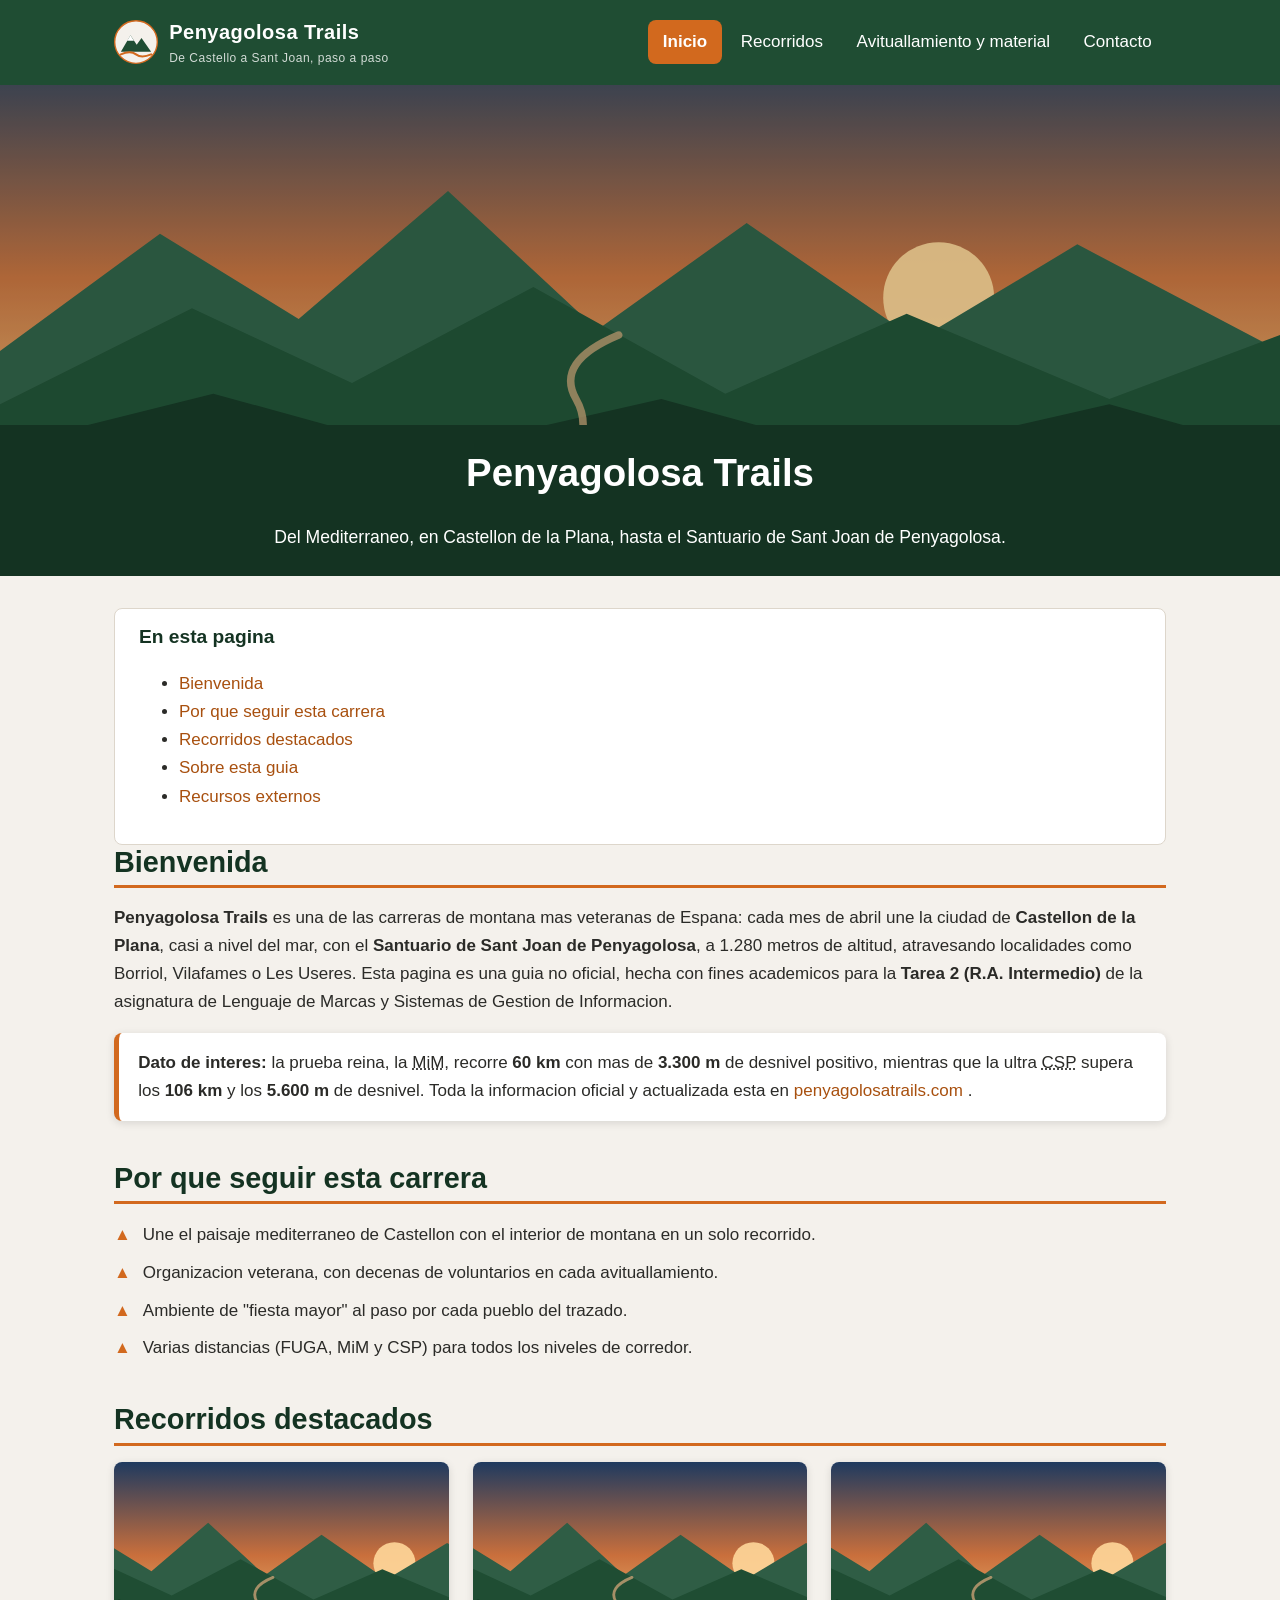
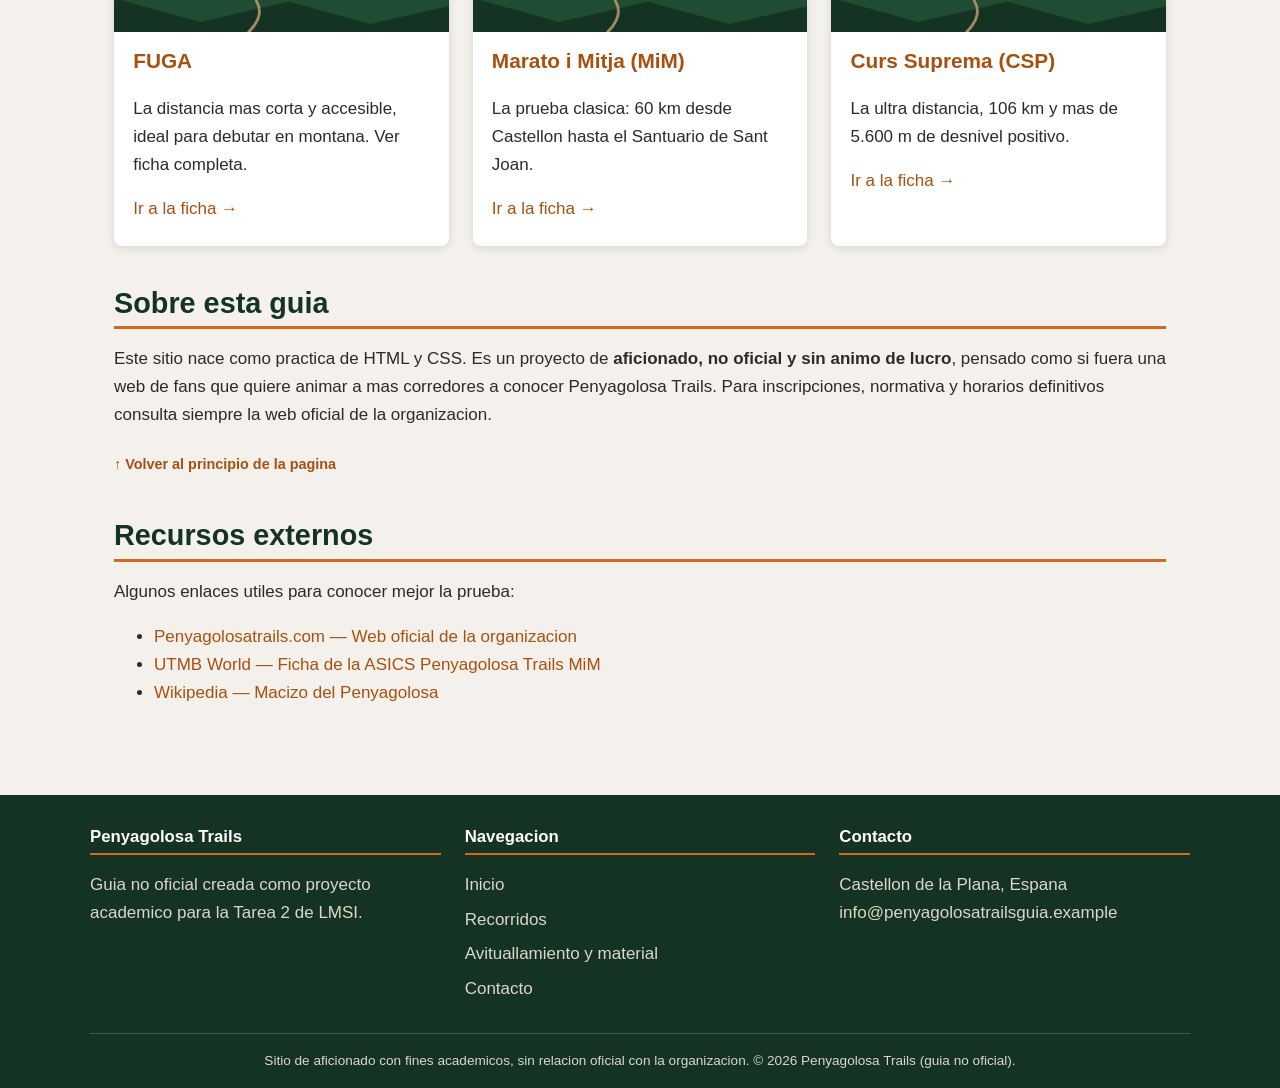
<file: Curso_1/Lenguaje de marcas y sistemas de gestión de información/Ejercicios/Tarea_2_RA_Intermedio/index.html>
<!DOCTYPE html>
<html lang="es">
<head>
    <meta charset="UTF-8">
    <meta name="viewport" content="width=device-width, initial-scale=1.0">
    <title>Penyagolosa Trails | Inicio</title>
    <meta name="description" content="Guia no oficial de la carrera de montana Penyagolosa Trails (Castellon de la Plana): recorridos, avituallamientos y material obligatorio.">
    <!-- Hoja de estilos propia, con ruta relativa: el sitio no depende de ningun servidor. -->
    <link rel="stylesheet" href="css/estilos.css">
</head>
<body>

    <!-- ===================================================================
         CABECERA: logotipo + menu principal (4 paginas enlazadas entre si)
         =================================================================== -->
    <header class="cabecera">
        <div class="cabecera__interior">
            <a href="index.html" class="logotipo">
                <img src="assets/img/logotipo.svg" alt="Logotipo de Penyagolosa Trails (guia no oficial)">
                <span class="logotipo__texto">
                    Penyagolosa Trails
                    <span class="logotipo__lema">De Castello a Sant Joan, paso a paso</span>
                </span>
            </a>
            <nav class="menu" aria-label="Menu principal">
                <ul>
                    <li><a href="index.html" class="activo">Inicio</a></li>
                    <li><a href="rutas.html">Recorridos</a></li>
                    <li><a href="consejos.html">Avituallamiento y material</a></li>
                    <li><a href="contacto.html">Contacto</a></li>
                </ul>
            </nav>
        </div>
    </header>

    <!-- ===================================================================
         PORTADA (hero): imagen SVG local a modo de fotografia de cabecera
         =================================================================== -->
    <div class="hero">
        <img src="assets/img/hero-sierra.svg" alt="Amanecer sobre las cumbres del macizo de Penyagolosa">
        <div class="hero__texto">
            <h1>Penyagolosa Trails</h1>
            <p>Del Mediterraneo, en Castellon de la Plana, hasta el Santuario de Sant Joan de Penyagolosa.</p>
        </div>
    </div>

    <main>

        <!-- Indice de la pagina: enlaces internos (anclas) a las secciones de abajo -->
        <nav class="indice" aria-label="Contenidos de esta pagina">
            <h2>En esta pagina</h2>
            <ul>
                <li><a href="#bienvenida">Bienvenida</a></li>
                <li><a href="#por-que">Por que seguir esta carrera</a></li>
                <li><a href="#destacadas">Recorridos destacados</a></li>
                <li><a href="#sobre-esta-guia">Sobre esta guia</a></li>
                <li><a href="#enlaces-externos">Recursos externos</a></li>
            </ul>
        </nav>

        <!-- ================= BIENVENIDA ================= -->
        <section id="bienvenida">
            <h2>Bienvenida</h2>
            <p>
                <strong>Penyagolosa Trails</strong> es una de las carreras de montana mas veteranas de
                Espana: cada mes de abril une la ciudad de <strong>Castellon de la Plana</strong>, casi
                a nivel del mar, con el <strong>Santuario de Sant Joan de Penyagolosa</strong>, a 1.280
                metros de altitud, atravesando localidades como Borriol, Vilafames o Les Useres. Esta
                pagina es una guia no oficial, hecha con fines academicos para la
                <strong>Tarea 2 (R.A. Intermedio)</strong> de la asignatura de Lenguaje de Marcas y
                Sistemas de Gestion de Informacion.
            </p>
            <p class="destacado">
                <strong>Dato de interes:</strong> la prueba reina, la
                <abbr title="Marato i Mitja">MiM</abbr>, recorre <strong>60 km</strong> con mas de
                <strong>3.300 m</strong> de desnivel positivo, mientras que la ultra
                <abbr title="Curs Suprema Penyagolosa">CSP</abbr> supera los <strong>106 km</strong> y
                los <strong>5.600 m</strong> de desnivel. Toda la informacion oficial y actualizada esta
                en
                <a href="https://www.penyagolosatrails.com/" target="_blank" rel="noopener noreferrer">
                    penyagolosatrails.com
                </a>.
            </p>
        </section>

        <!-- ================= POR QUE (lista no ordenada) ================= -->
        <section id="por-que">
            <h2>Por que seguir esta carrera</h2>
            <ul class="lista-consejos">
                <li>Une el paisaje mediterraneo de Castellon con el interior de montana en un solo recorrido.</li>
                <li>Organizacion veterana, con decenas de voluntarios en cada avituallamiento.</li>
                <li>Ambiente de "fiesta mayor" al paso por cada pueblo del trazado.</li>
                <li>Varias distancias (FUGA, MiM y CSP) para todos los niveles de corredor.</li>
            </ul>
        </section>

        <!-- ================= RECORRIDOS DESTACADOS (tarjetas con enlaces internos entre paginas) ================= -->
        <section id="destacadas">
            <h2>Recorridos destacados</h2>
            <div class="rejilla">
                <article class="tarjeta">
                    <img src="assets/img/hero-sierra.svg" alt="Trazado de la prueba corta FUGA Penyagolosa Trails">
                    <div class="tarjeta__cuerpo">
                        <h3>FUGA</h3>
                        <p>La distancia mas corta y accesible, ideal para debutar en montana. Ver ficha completa.</p>
                        <!-- Enlace interno que apunta a un ancla dentro de OTRA pagina del propio sitio -->
                        <a href="rutas.html#fuga">Ir a la ficha &rarr;</a>
                    </div>
                </article>
                <article class="tarjeta">
                    <img src="assets/img/hero-sierra.svg" alt="Trazado de la Marato i Mitja de Penyagolosa Trails">
                    <div class="tarjeta__cuerpo">
                        <h3>Marato i Mitja (MiM)</h3>
                        <p>La prueba clasica: 60 km desde Castellon hasta el Santuario de Sant Joan.</p>
                        <a href="rutas.html#mim">Ir a la ficha &rarr;</a>
                    </div>
                </article>
                <article class="tarjeta">
                    <img src="assets/img/hero-sierra.svg" alt="Trazado de la ultra CSP de Penyagolosa Trails">
                    <div class="tarjeta__cuerpo">
                        <h3>Curs Suprema (CSP)</h3>
                        <p>La ultra distancia, 106 km y mas de 5.600 m de desnivel positivo.</p>
                        <a href="rutas.html#csp">Ir a la ficha &rarr;</a>
                    </div>
                </article>
            </div>
        </section>

        <!-- ================= SOBRE ESTA GUIA ================= -->
        <section id="sobre-esta-guia">
            <h2>Sobre esta guia</h2>
            <p>
                Este sitio nace como practica de HTML y CSS. Es un proyecto de <strong>aficionado, no
                oficial y sin animo de lucro</strong>, pensado como si fuera una web de fans que quiere
                animar a mas corredores a conocer Penyagolosa Trails. Para inscripciones, normativa y
                horarios definitivos consulta siempre la web oficial de la organizacion.
            </p>
            <a href="#bienvenida" class="volver">&uarr; Volver al principio de la pagina</a>
        </section>

        <!-- ================= ENLACES EXTERNOS ================= -->
        <section id="enlaces-externos">
            <h2>Recursos externos</h2>
            <p>Algunos enlaces utiles para conocer mejor la prueba:</p>
            <ul>
                <li>
                    <a href="https://www.penyagolosatrails.com/" target="_blank" rel="noopener noreferrer">
                        Penyagolosatrails.com &mdash; Web oficial de la organizacion
                    </a>
                </li>
                <li>
                    <a href="https://utmb.world/es/utmb-index/races/48.asicspenyagolosatrailsmim.2025" target="_blank" rel="noopener noreferrer">
                        UTMB World &mdash; Ficha de la ASICS Penyagolosa Trails MiM
                    </a>
                </li>
                <li>
                    <a href="https://es.wikipedia.org/wiki/Penyagolosa" target="_blank" rel="noopener noreferrer">
                        Wikipedia &mdash; Macizo del Penyagolosa
                    </a>
                </li>
            </ul>
        </section>

    </main>

    <!-- ===================================================================
         PIE DE PAGINA
         =================================================================== -->
    <footer class="pie">
        <div class="pie__interior">
            <div>
                <h2>Penyagolosa Trails</h2>
                <p>Guia no oficial creada como proyecto academico para la Tarea 2 de LMSI.</p>
            </div>
            <div>
                <h2>Navegacion</h2>
                <ul>
                    <li><a href="index.html">Inicio</a></li>
                    <li><a href="rutas.html">Recorridos</a></li>
                    <li><a href="consejos.html">Avituallamiento y material</a></li>
                    <li><a href="contacto.html">Contacto</a></li>
                </ul>
            </div>
            <div>
                <h2>Contacto</h2>
                <address>
                    Castellon de la Plana, Espana<br>
                    <a href="mailto:info@penyagolosatrailsguia.example">info@penyagolosatrailsguia.example</a>
                </address>
            </div>
        </div>
        <p class="pie__aviso">Sitio de aficionado con fines academicos, sin relacion oficial con la organizacion. &copy; 2026 Penyagolosa Trails (guia no oficial).</p>
    </footer>

</body>
</html>
</file>
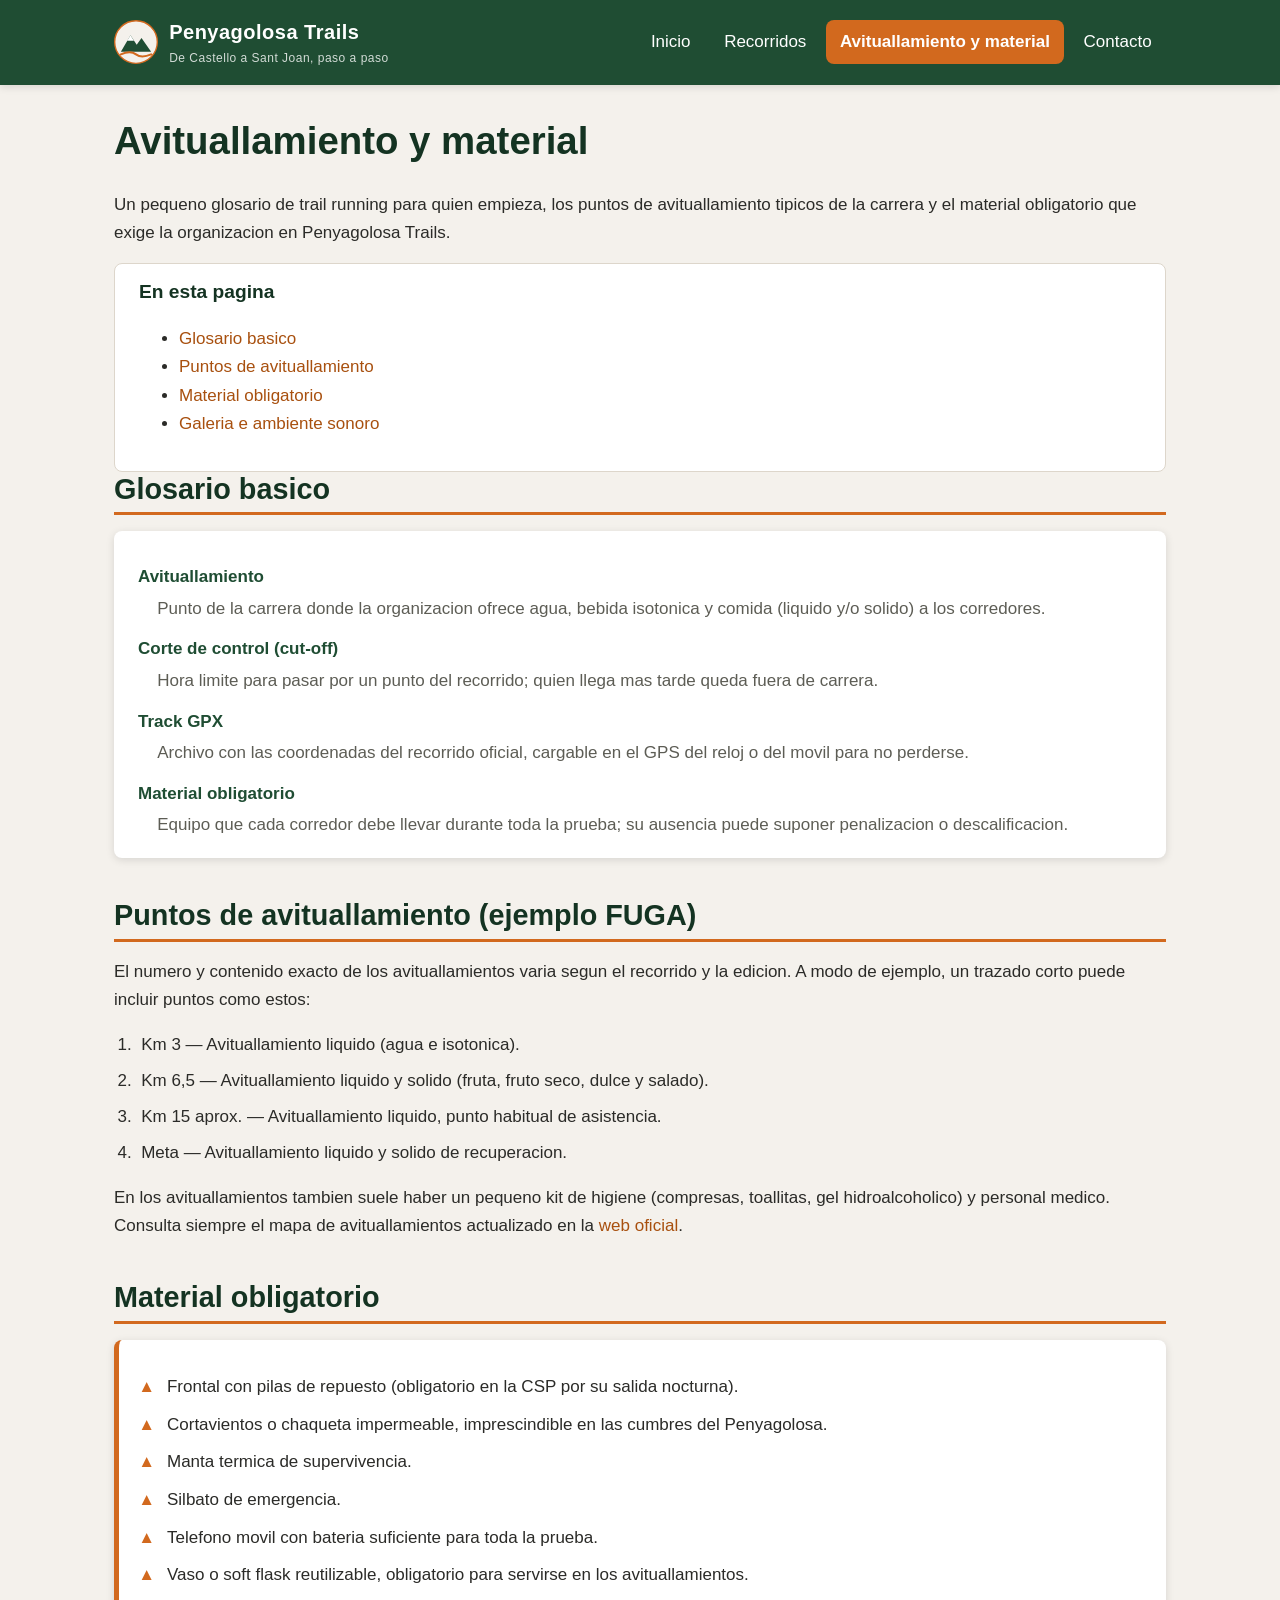
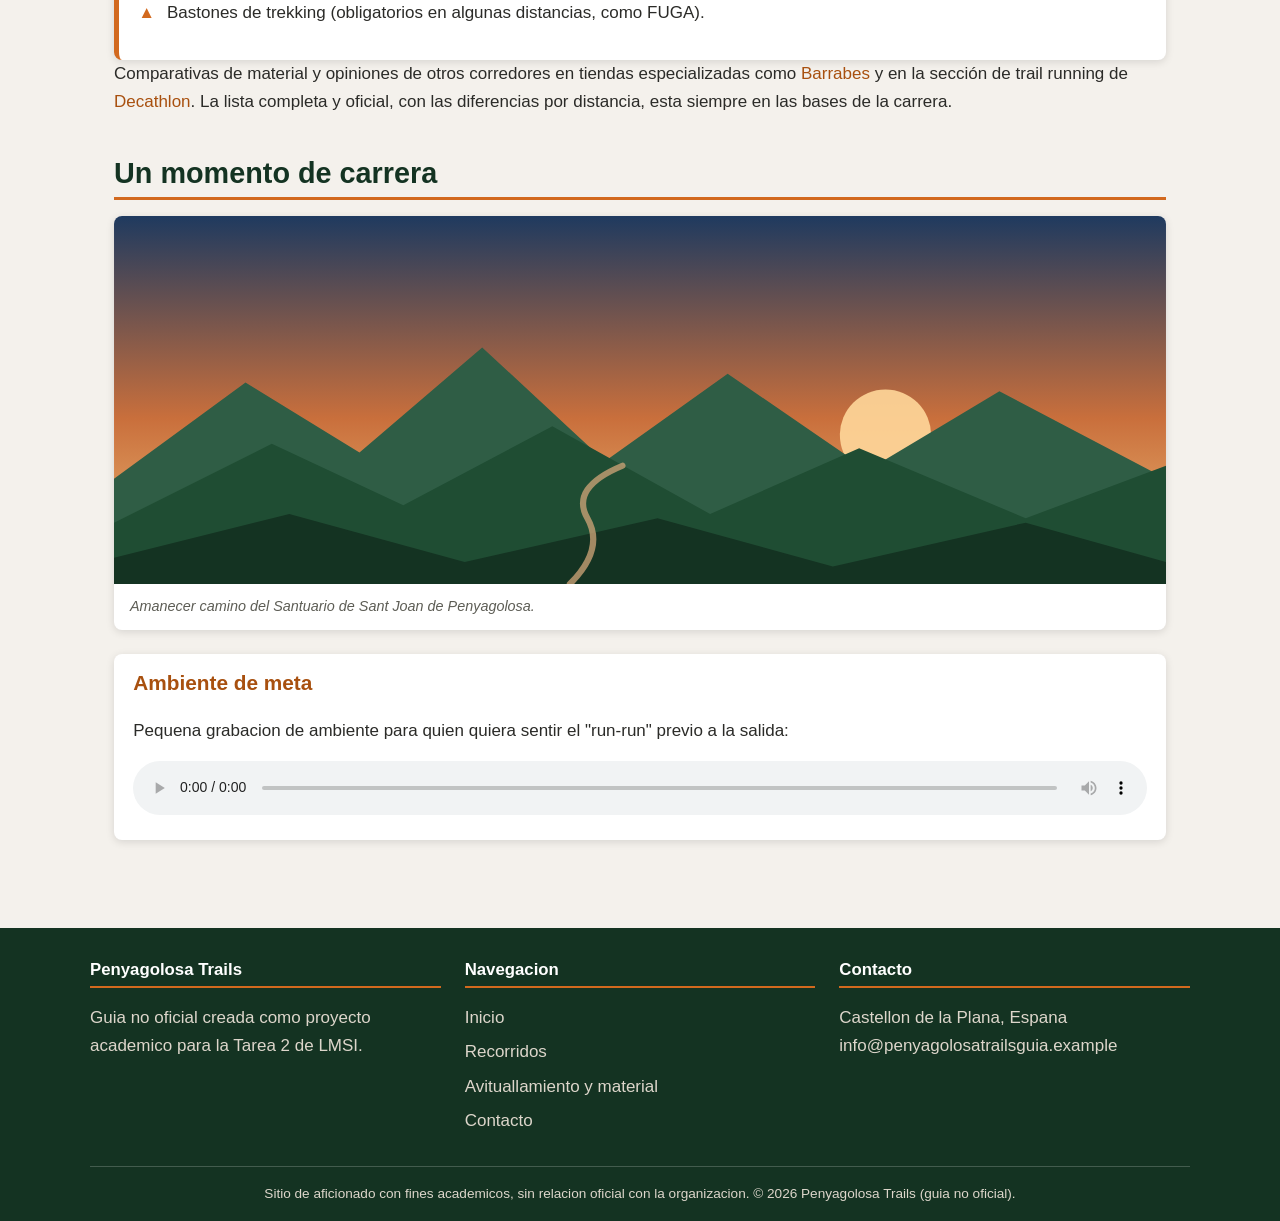
<file: Curso_1/Lenguaje de marcas y sistemas de gestión de información/Ejercicios/Tarea_2_RA_Intermedio/consejos.html>
<!DOCTYPE html>
<html lang="es">
<head>
    <meta charset="UTF-8">
    <meta name="viewport" content="width=device-width, initial-scale=1.0">
    <title>Penyagolosa Trails | Avituallamiento y material</title>
    <meta name="description" content="Glosario de trail running, puntos de avituallamiento y material obligatorio para correr Penyagolosa Trails.">
    <link rel="stylesheet" href="css/estilos.css">
</head>
<body>

    <header class="cabecera">
        <div class="cabecera__interior">
            <a href="index.html" class="logotipo">
                <img src="assets/img/logotipo.svg" alt="Logotipo de Penyagolosa Trails (guia no oficial)">
                <span class="logotipo__texto">
                    Penyagolosa Trails
                    <span class="logotipo__lema">De Castello a Sant Joan, paso a paso</span>
                </span>
            </a>
            <nav class="menu" aria-label="Menu principal">
                <ul>
                    <li><a href="index.html">Inicio</a></li>
                    <li><a href="rutas.html">Recorridos</a></li>
                    <li><a href="consejos.html" class="activo">Avituallamiento y material</a></li>
                    <li><a href="contacto.html">Contacto</a></li>
                </ul>
            </nav>
        </div>
    </header>

    <main>

        <h1>Avituallamiento y material</h1>
        <p>
            Un pequeno glosario de trail running para quien empieza, los puntos de
            avituallamiento tipicos de la carrera y el material obligatorio que exige la
            organizacion en Penyagolosa Trails.
        </p>

        <!-- Indice con anclas internas -->
        <nav class="indice" aria-label="Contenidos de esta pagina">
            <h2>En esta pagina</h2>
            <ul>
                <li><a href="#glosario">Glosario basico</a></li>
                <li><a href="#avituallamientos">Puntos de avituallamiento</a></li>
                <li><a href="#material">Material obligatorio</a></li>
                <li><a href="#galeria">Galeria e ambiente sonoro</a></li>
            </ul>
        </nav>

        <!-- ================= GLOSARIO (lista de definiciones) ================= -->
        <section id="glosario">
            <h2>Glosario basico</h2>
            <dl class="glosario">
                <dt>Avituallamiento</dt>
                <dd>Punto de la carrera donde la organizacion ofrece agua, bebida isotonica y comida (liquido y/o solido) a los corredores.</dd>

                <dt>Corte de control (cut-off)</dt>
                <dd>Hora limite para pasar por un punto del recorrido; quien llega mas tarde queda fuera de carrera.</dd>

                <dt>Track GPX</dt>
                <dd>Archivo con las coordenadas del recorrido oficial, cargable en el GPS del reloj o del movil para no perderse.</dd>

                <dt>Material obligatorio</dt>
                <dd>Equipo que cada corredor debe llevar durante toda la prueba; su ausencia puede suponer penalizacion o descalificacion.</dd>
            </dl>
        </section>

        <!-- ================= AVITUALLAMIENTOS (lista ordenada) ================= -->
        <section id="avituallamientos">
            <h2>Puntos de avituallamiento (ejemplo FUGA)</h2>
            <p>
                El numero y contenido exacto de los avituallamientos varia segun el recorrido y la
                edicion. A modo de ejemplo, un trazado corto puede incluir puntos como estos:
            </p>
            <ol class="lista-pasos">
                <li>Km 3 &mdash; Avituallamiento liquido (agua e isotonica).</li>
                <li>Km 6,5 &mdash; Avituallamiento liquido y solido (fruta, fruto seco, dulce y salado).</li>
                <li>Km 15 aprox. &mdash; Avituallamiento liquido, punto habitual de asistencia.</li>
                <li>Meta &mdash; Avituallamiento liquido y solido de recuperacion.</li>
            </ol>
            <p>
                En los avituallamientos tambien suele haber un pequeno kit de higiene (compresas,
                toallitas, gel hidroalcoholico) y personal medico. Consulta siempre el mapa de
                avituallamientos actualizado en la
                <a href="https://www.penyagolosatrails.com/" target="_blank" rel="noopener noreferrer">web oficial</a>.
            </p>
        </section>

        <!-- ================= MATERIAL OBLIGATORIO (lista no ordenada) ================= -->
        <section id="material">
            <h2>Material obligatorio</h2>
            <div class="destacado">
                <ul class="lista-consejos">
                    <li>Frontal con pilas de repuesto (obligatorio en la CSP por su salida nocturna).</li>
                    <li>Cortavientos o chaqueta impermeable, imprescindible en las cumbres del Penyagolosa.</li>
                    <li>Manta termica de supervivencia.</li>
                    <li>Silbato de emergencia.</li>
                    <li>Telefono movil con bateria suficiente para toda la prueba.</li>
                    <li>Vaso o soft flask reutilizable, obligatorio para servirse en los avituallamientos.</li>
                    <li>Bastones de trekking (obligatorios en algunas distancias, como FUGA).</li>
                </ul>
            </div>
            <p>
                Comparativas de material y opiniones de otros corredores en tiendas
                especializadas como
                <a href="https://www.barrabes.com" target="_blank" rel="noopener noreferrer">Barrabes</a>
                y en la sección de trail running de
                <a href="https://www.decathlon.es/es/trail-running" target="_blank" rel="noopener noreferrer">Decathlon</a>.
                La lista completa y oficial, con las diferencias por distancia, esta siempre en las
                bases de la carrera.
            </p>
        </section>

        <!-- ================= GALERIA + AUDIO (multimedia) ================= -->
        <section id="galeria">
            <h2>Un momento de carrera</h2>
            <figure>
                <img src="assets/img/hero-sierra.svg" alt="Amanecer sobre las cumbres del macizo de Penyagolosa">
                <figcaption>Amanecer camino del Santuario de Sant Joan de Penyagolosa.</figcaption>
            </figure>

            <div class="reproductor-audio">
                <h3>Ambiente de meta</h3>
                <p>
                    Pequena grabacion de ambiente para quien quiera sentir el "run-run" previo a
                    la salida:
                </p>
                <!-- Elemento multimedia de audio. Si el navegador no soporta la etiqueta,
                     se ofrece un enlace externo alternativo de forma accesible. -->
                <audio controls>
                    <source src="https://cdn.freesound.org/previews/531/531947_2381618-lq.mp3" type="audio/mpeg">
                    Tu navegador no soporta el elemento de audio. Puedes
                    <a href="https://cdn.freesound.org/previews/531/531947_2381618-lq.mp3" target="_blank" rel="noopener noreferrer">
                        descargar el sonido aqui
                    </a>.
                </audio>
            </div>
        </section>

    </main>

    <footer class="pie">
        <div class="pie__interior">
            <div>
                <h2>Penyagolosa Trails</h2>
                <p>Guia no oficial creada como proyecto academico para la Tarea 2 de LMSI.</p>
            </div>
            <div>
                <h2>Navegacion</h2>
                <ul>
                    <li><a href="index.html">Inicio</a></li>
                    <li><a href="rutas.html">Recorridos</a></li>
                    <li><a href="consejos.html">Avituallamiento y material</a></li>
                    <li><a href="contacto.html">Contacto</a></li>
                </ul>
            </div>
            <div>
                <h2>Contacto</h2>
                <address>
                    Castellon de la Plana, Espana<br>
                    <a href="mailto:info@penyagolosatrailsguia.example">info@penyagolosatrailsguia.example</a>
                </address>
            </div>
        </div>
        <p class="pie__aviso">Sitio de aficionado con fines academicos, sin relacion oficial con la organizacion. &copy; 2026 Penyagolosa Trails (guia no oficial).</p>
    </footer>

</body>
</html>
</file>
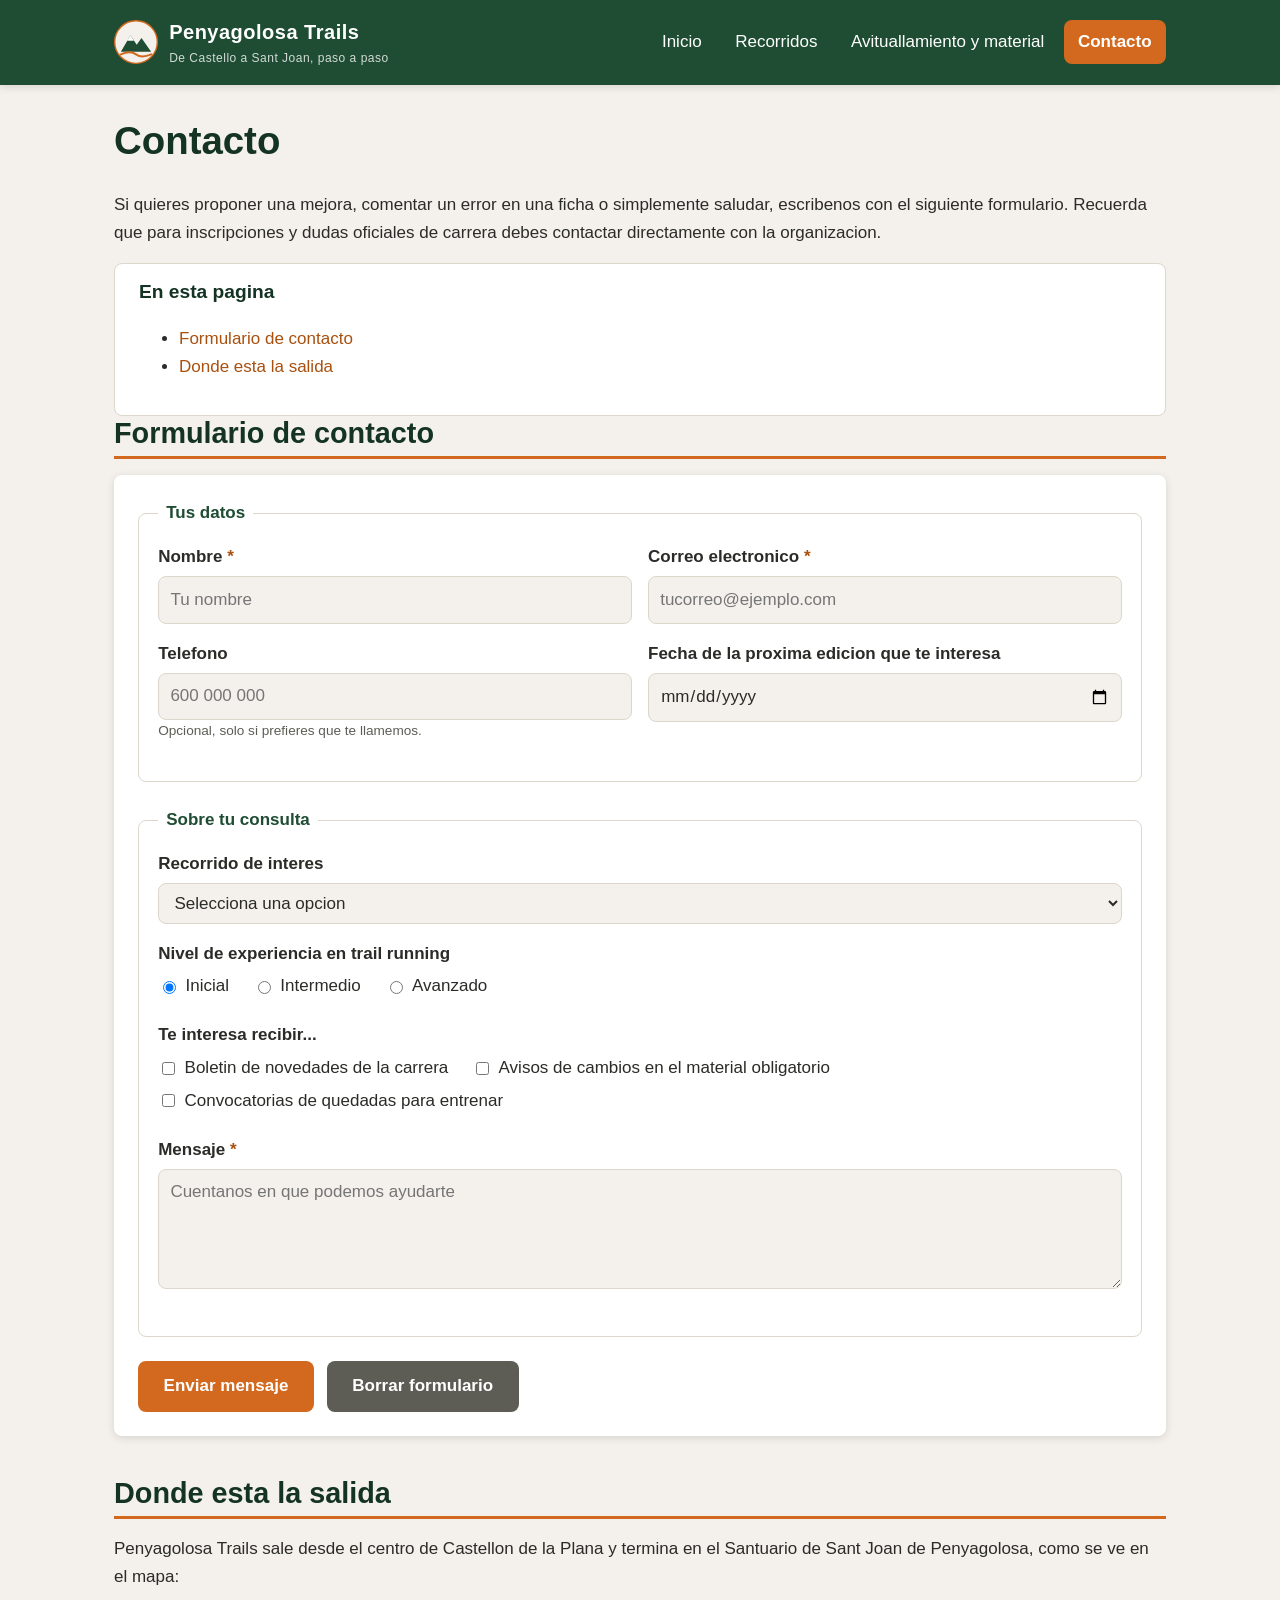
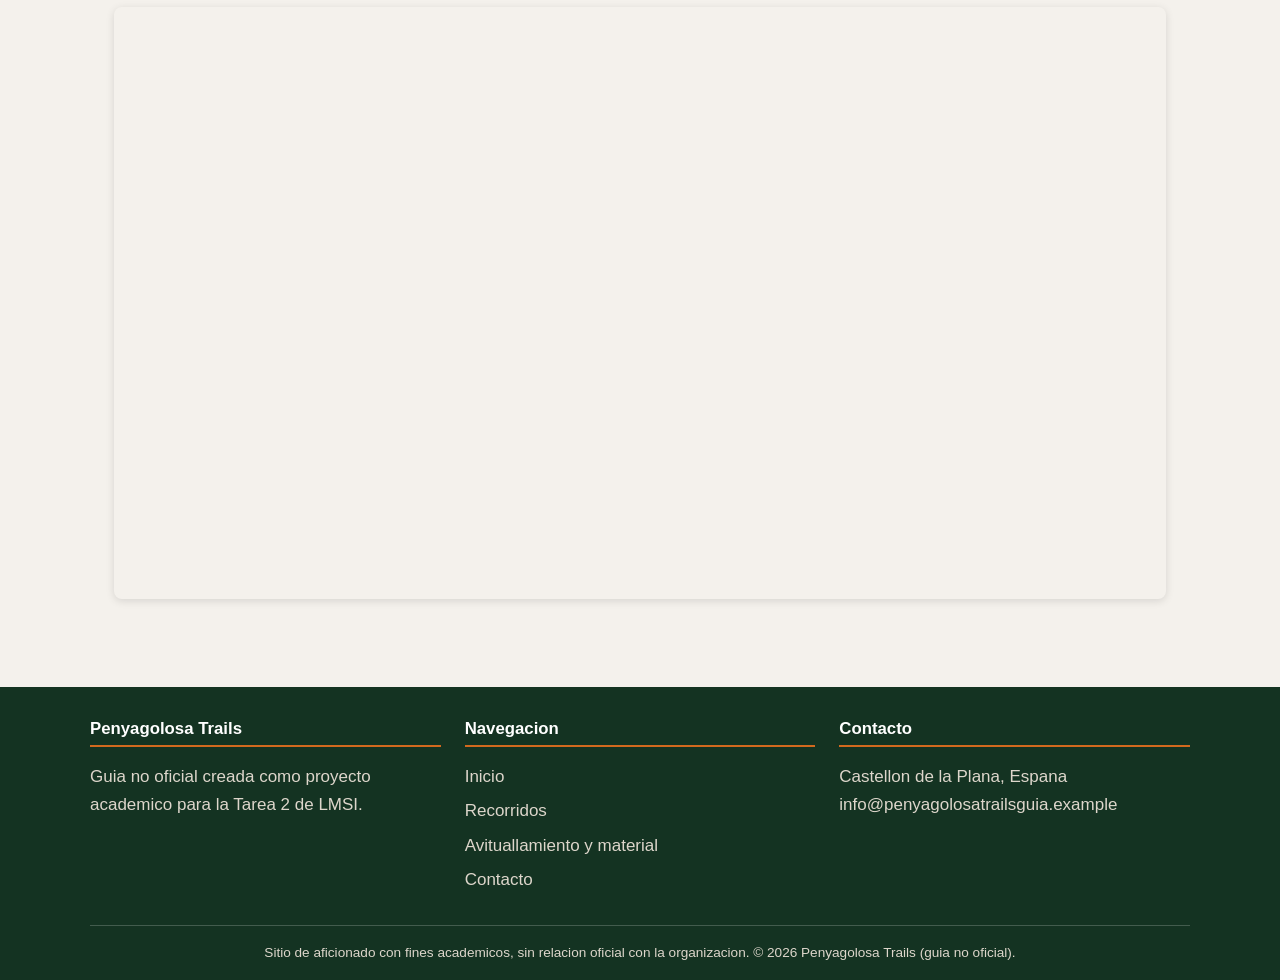
<file: Curso_1/Lenguaje de marcas y sistemas de gestión de información/Ejercicios/Tarea_2_RA_Intermedio/contacto.html>
<!DOCTYPE html>
<html lang="es">
<head>
    <meta charset="UTF-8">
    <meta name="viewport" content="width=device-width, initial-scale=1.0">
    <title>Penyagolosa Trails | Contacto</title>
    <meta name="description" content="Formulario de contacto y localizacion de esta guia no oficial de Penyagolosa Trails.">
    <link rel="stylesheet" href="css/estilos.css">
</head>
<body>

    <header class="cabecera">
        <div class="cabecera__interior">
            <a href="index.html" class="logotipo">
                <img src="assets/img/logotipo.svg" alt="Logotipo de Penyagolosa Trails (guia no oficial)">
                <span class="logotipo__texto">
                    Penyagolosa Trails
                    <span class="logotipo__lema">De Castello a Sant Joan, paso a paso</span>
                </span>
            </a>
            <nav class="menu" aria-label="Menu principal">
                <ul>
                    <li><a href="index.html">Inicio</a></li>
                    <li><a href="rutas.html">Recorridos</a></li>
                    <li><a href="consejos.html">Avituallamiento y material</a></li>
                    <li><a href="contacto.html" class="activo">Contacto</a></li>
                </ul>
            </nav>
        </div>
    </header>

    <main>

        <h1>Contacto</h1>
        <p>
            Si quieres proponer una mejora, comentar un error en una ficha o simplemente
            saludar, escribenos con el siguiente formulario. Recuerda que para inscripciones
            y dudas oficiales de carrera debes contactar directamente con la organizacion.
        </p>

        <!-- Indice con anclas internas -->
        <nav class="indice" aria-label="Contenidos de esta pagina">
            <h2>En esta pagina</h2>
            <ul>
                <li><a href="#formulario-contacto">Formulario de contacto</a></li>
                <li><a href="#localizacion">Donde esta la salida</a></li>
            </ul>
        </nav>

        <!-- ===================================================================
             FORMULARIO DE CONTACTO
             El "action" apunta a un servicio externo de pruebas (httpbin), ya que
             el sitio no dispone de servidor propio: al enviarlo se puede comprobar
             que los datos introducidos llegan correctamente.
             =================================================================== -->
        <section id="formulario-contacto">
            <h2>Formulario de contacto</h2>
            <form class="formulario" action="https://httpbin.org/post" method="post">

                <fieldset>
                    <legend>Tus datos</legend>

                    <div class="campo-doble">
                        <div class="campo">
                            <label for="nombre">Nombre <span class="obligatorio">*</span></label>
                            <input type="text" id="nombre" name="nombre" placeholder="Tu nombre" required>
                        </div>
                        <div class="campo">
                            <label for="email">Correo electronico <span class="obligatorio">*</span></label>
                            <input type="email" id="email" name="email" placeholder="tucorreo@ejemplo.com" required>
                        </div>
                    </div>

                    <div class="campo-doble">
                        <div class="campo">
                            <label for="telefono">Telefono</label>
                            <input type="tel" id="telefono" name="telefono" placeholder="600 000 000"
                                   pattern="[0-9 ]{9,15}">
                            <span class="ayuda">Opcional, solo si prefieres que te llamemos.</span>
                        </div>
                        <div class="campo">
                            <label for="fecha-carrera">Fecha de la proxima edicion que te interesa</label>
                            <input type="date" id="fecha-carrera" name="fecha-carrera">
                        </div>
                    </div>
                </fieldset>

                <fieldset>
                    <legend>Sobre tu consulta</legend>

                    <div class="campo">
                        <label for="recorrido-interes">Recorrido de interes</label>
                        <select id="recorrido-interes" name="recorrido-interes">
                            <option value="" selected>Selecciona una opcion</option>
                            <option value="fuga">FUGA</option>
                            <option value="mim">Marato i Mitja (MiM)</option>
                            <option value="csp">Curs Suprema (CSP)</option>
                            <option value="otra">Otra / no lo se todavia</option>
                        </select>
                    </div>

                    <div class="campo">
                        <label>Nivel de experiencia en trail running</label>
                        <div class="opciones">
                            <label><input type="radio" name="experiencia" value="inicial" checked> Inicial</label>
                            <label><input type="radio" name="experiencia" value="intermedio"> Intermedio</label>
                            <label><input type="radio" name="experiencia" value="avanzado"> Avanzado</label>
                        </div>
                    </div>

                    <div class="campo">
                        <label>Te interesa recibir...</label>
                        <div class="opciones">
                            <label><input type="checkbox" name="intereses" value="newsletter"> Boletin de novedades de la carrera</label>
                            <label><input type="checkbox" name="intereses" value="material-obligatorio"> Avisos de cambios en el material obligatorio</label>
                            <label><input type="checkbox" name="intereses" value="quedadas"> Convocatorias de quedadas para entrenar</label>
                        </div>
                    </div>

                    <div class="campo">
                        <label for="mensaje">Mensaje <span class="obligatorio">*</span></label>
                        <textarea id="mensaje" name="mensaje" placeholder="Cuentanos en que podemos ayudarte" required></textarea>
                    </div>
                </fieldset>

                <div class="botonera">
                    <button type="submit" class="boton">Enviar mensaje</button>
                    <button type="reset" class="boton boton--secundario">Borrar formulario</button>
                </div>
            </form>
        </section>

        <!-- ================= LOCALIZACION (mapa embebido, multimedia) ================= -->
        <section id="localizacion">
            <h2>Donde esta la salida</h2>
            <p>
                Penyagolosa Trails sale desde el centro de Castellon de la Plana y termina en el
                Santuario de Sant Joan de Penyagolosa, como se ve en el mapa:
            </p>
            <div class="video-responsivo">
                <iframe
                    src="https://www.google.com/maps?q=Castell%C3%B3n%20de%20la%20Plana&output=embed"
                    title="Mapa de localizacion de Castellon de la Plana"
                    loading="lazy">
                </iframe>
            </div>
        </section>

    </main>

    <footer class="pie">
        <div class="pie__interior">
            <div>
                <h2>Penyagolosa Trails</h2>
                <p>Guia no oficial creada como proyecto academico para la Tarea 2 de LMSI.</p>
            </div>
            <div>
                <h2>Navegacion</h2>
                <ul>
                    <li><a href="index.html">Inicio</a></li>
                    <li><a href="rutas.html">Recorridos</a></li>
                    <li><a href="consejos.html">Avituallamiento y material</a></li>
                    <li><a href="contacto.html">Contacto</a></li>
                </ul>
            </div>
            <div>
                <h2>Contacto</h2>
                <address>
                    Castellon de la Plana, Espana<br>
                    <a href="mailto:info@penyagolosatrailsguia.example">info@penyagolosatrailsguia.example</a>
                </address>
            </div>
        </div>
        <p class="pie__aviso">Sitio de aficionado con fines academicos, sin relacion oficial con la organizacion. &copy; 2026 Penyagolosa Trails (guia no oficial).</p>
    </footer>

</body>
</html>
</file>
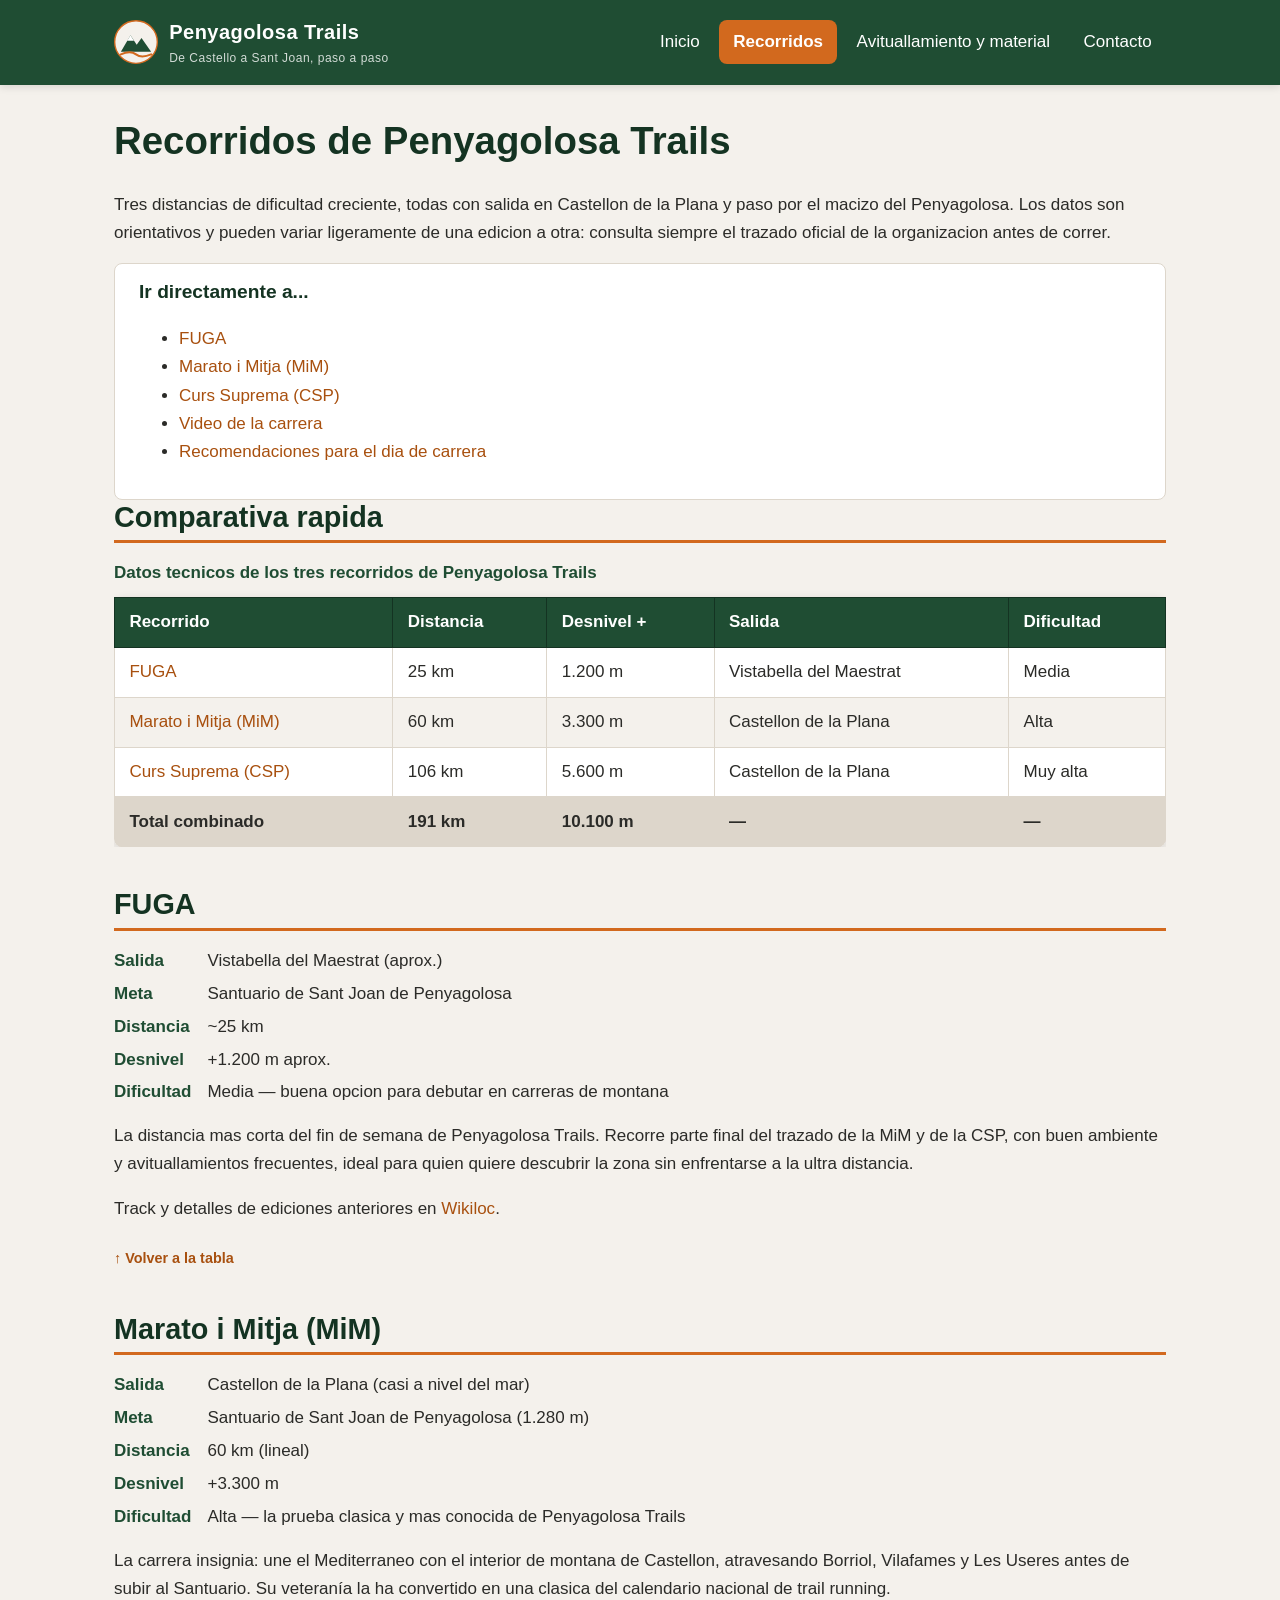
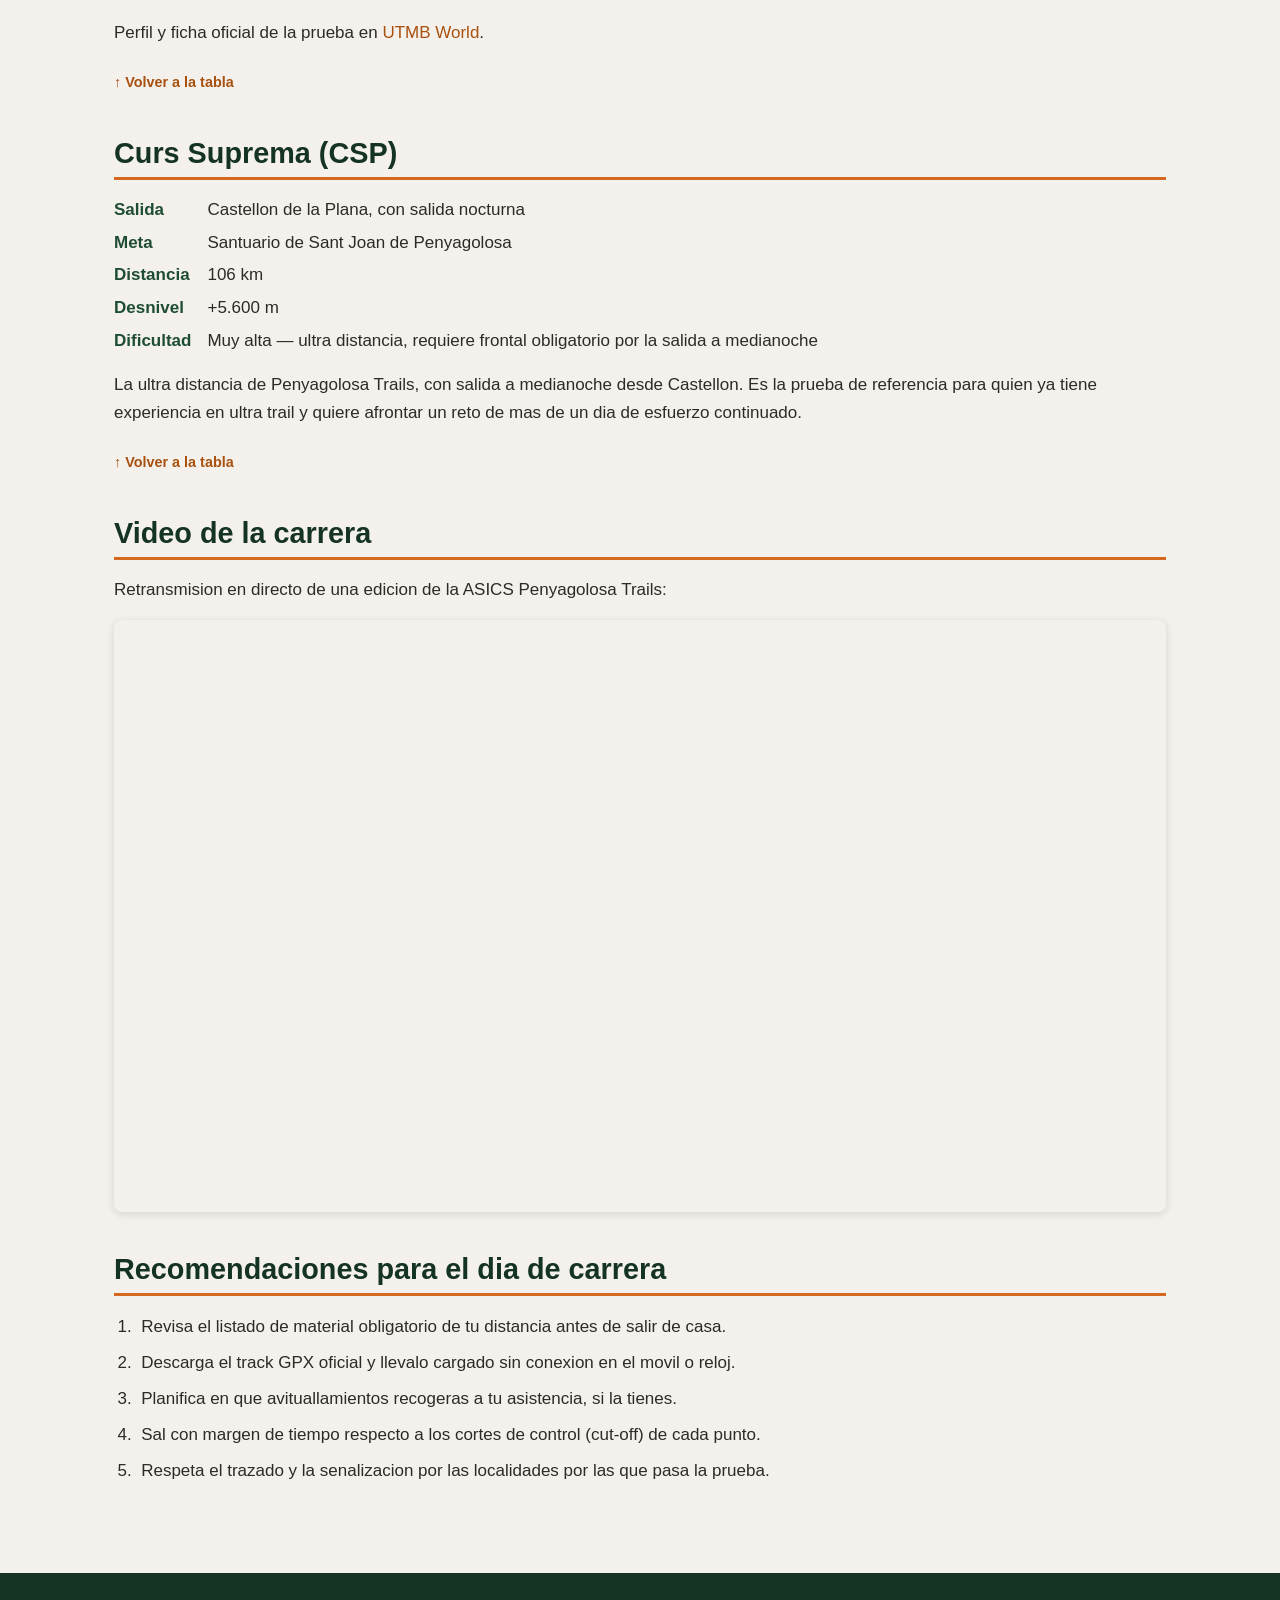
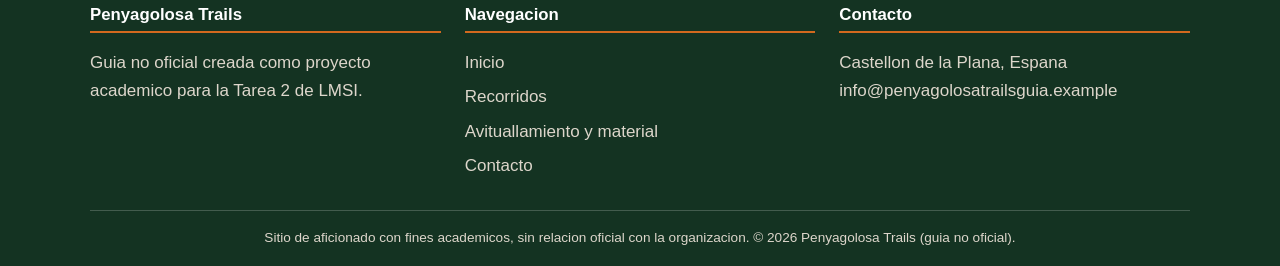
<file: Curso_1/Lenguaje de marcas y sistemas de gestión de información/Ejercicios/Tarea_2_RA_Intermedio/rutas.html>
<!DOCTYPE html>
<html lang="es">
<head>
    <meta charset="UTF-8">
    <meta name="viewport" content="width=device-width, initial-scale=1.0">
    <title>Penyagolosa Trails | Recorridos</title>
    <meta name="description" content="Tabla comparativa y fichas de los recorridos de Penyagolosa Trails: FUGA, Marato i Mitja (MiM) y Curs Suprema (CSP).">
    <link rel="stylesheet" href="css/estilos.css">
</head>
<body>

    <header class="cabecera">
        <div class="cabecera__interior">
            <a href="index.html" class="logotipo">
                <img src="assets/img/logotipo.svg" alt="Logotipo de Penyagolosa Trails (guia no oficial)">
                <span class="logotipo__texto">
                    Penyagolosa Trails
                    <span class="logotipo__lema">De Castello a Sant Joan, paso a paso</span>
                </span>
            </a>
            <nav class="menu" aria-label="Menu principal">
                <ul>
                    <li><a href="index.html">Inicio</a></li>
                    <li><a href="rutas.html" class="activo">Recorridos</a></li>
                    <li><a href="consejos.html">Avituallamiento y material</a></li>
                    <li><a href="contacto.html">Contacto</a></li>
                </ul>
            </nav>
        </div>
    </header>

    <main>

        <h1>Recorridos de Penyagolosa Trails</h1>
        <p>
            Tres distancias de dificultad creciente, todas con salida en Castellon de la Plana y
            paso por el macizo del Penyagolosa. Los datos son orientativos y pueden variar
            ligeramente de una edicion a otra: consulta siempre el trazado oficial de la
            organizacion antes de correr.
        </p>

        <!-- Indice con anclas internas: salta a la ficha de cada recorrido en esta misma pagina -->
        <nav class="indice" aria-label="Listado de recorridos">
            <h2>Ir directamente a...</h2>
            <ul>
                <li><a href="#fuga">FUGA</a></li>
                <li><a href="#mim">Marato i Mitja (MiM)</a></li>
                <li><a href="#csp">Curs Suprema (CSP)</a></li>
                <li><a href="#video-ruta">Video de la carrera</a></li>
                <li><a href="#recomendaciones">Recomendaciones para el dia de carrera</a></li>
            </ul>
        </nav>

        <!-- ================= TABLA COMPARATIVA ================= -->
        <section id="comparativa">
            <h2>Comparativa rapida</h2>
            <div class="tabla-scroll">
                <table>
                    <caption>Datos tecnicos de los tres recorridos de Penyagolosa Trails</caption>
                    <thead>
                        <tr>
                            <th scope="col">Recorrido</th>
                            <th scope="col">Distancia</th>
                            <th scope="col">Desnivel +</th>
                            <th scope="col">Salida</th>
                            <th scope="col">Dificultad</th>
                        </tr>
                    </thead>
                    <tbody>
                        <tr>
                            <td><a href="#fuga">FUGA</a></td>
                            <td>25 km</td>
                            <td>1.200 m</td>
                            <td>Vistabella del Maestrat</td>
                            <td>Media</td>
                        </tr>
                        <tr>
                            <td><a href="#mim">Marato i Mitja (MiM)</a></td>
                            <td>60 km</td>
                            <td>3.300 m</td>
                            <td>Castellon de la Plana</td>
                            <td>Alta</td>
                        </tr>
                        <tr>
                            <td><a href="#csp">Curs Suprema (CSP)</a></td>
                            <td>106 km</td>
                            <td>5.600 m</td>
                            <td>Castellon de la Plana</td>
                            <td>Muy alta</td>
                        </tr>
                    </tbody>
                    <tfoot>
                        <tr>
                            <td>Total combinado</td>
                            <td>191 km</td>
                            <td>10.100 m</td>
                            <td>&mdash;</td>
                            <td>&mdash;</td>
                        </tr>
                    </tfoot>
                </table>
            </div>
        </section>

        <!-- ================= FICHA 1: FUGA ================= -->
        <section id="fuga">
            <h2>FUGA</h2>
            <dl class="ficha">
                <dt>Salida</dt>
                <dd>Vistabella del Maestrat (aprox.)</dd>
                <dt>Meta</dt>
                <dd>Santuario de Sant Joan de Penyagolosa</dd>
                <dt>Distancia</dt>
                <dd>~25 km</dd>
                <dt>Desnivel</dt>
                <dd>+1.200 m aprox.</dd>
                <dt>Dificultad</dt>
                <dd>Media &mdash; buena opcion para debutar en carreras de montana</dd>
            </dl>
            <p>
                La distancia mas corta del fin de semana de Penyagolosa Trails. Recorre parte final
                del trazado de la MiM y de la CSP, con buen ambiente y avituallamientos frecuentes,
                ideal para quien quiere descubrir la zona sin enfrentarse a la ultra distancia.
            </p>
            <p>
                Track y detalles de ediciones anteriores en
                <a href="https://www.wikiloc.com/trail-running-trails/penyagolosa-trails-csp-2025-208660794" target="_blank" rel="noopener noreferrer">Wikiloc</a>.
            </p>
            <a href="#comparativa" class="volver">&uarr; Volver a la tabla</a>
        </section>

        <!-- ================= FICHA 2: MIM ================= -->
        <section id="mim">
            <h2>Marato i Mitja (MiM)</h2>
            <dl class="ficha">
                <dt>Salida</dt>
                <dd>Castellon de la Plana (casi a nivel del mar)</dd>
                <dt>Meta</dt>
                <dd>Santuario de Sant Joan de Penyagolosa (1.280 m)</dd>
                <dt>Distancia</dt>
                <dd>60 km (lineal)</dd>
                <dt>Desnivel</dt>
                <dd>+3.300 m</dd>
                <dt>Dificultad</dt>
                <dd>Alta &mdash; la prueba clasica y mas conocida de Penyagolosa Trails</dd>
            </dl>
            <p>
                La carrera insignia: une el Mediterraneo con el interior de montana de Castellon,
                atravesando Borriol, Vilafames y Les Useres antes de subir al Santuario. Su
                veteranía la ha convertido en una clasica del calendario nacional de trail running.
            </p>
            <p>
                Perfil y ficha oficial de la prueba en
                <a href="https://utmb.world/es/utmb-index/races/48.asicspenyagolosatrailsmim.2025" target="_blank" rel="noopener noreferrer">UTMB World</a>.
            </p>
            <a href="#comparativa" class="volver">&uarr; Volver a la tabla</a>
        </section>

        <!-- ================= FICHA 3: CSP ================= -->
        <section id="csp">
            <h2>Curs Suprema (CSP)</h2>
            <dl class="ficha">
                <dt>Salida</dt>
                <dd>Castellon de la Plana, con salida nocturna</dd>
                <dt>Meta</dt>
                <dd>Santuario de Sant Joan de Penyagolosa</dd>
                <dt>Distancia</dt>
                <dd>106 km</dd>
                <dt>Desnivel</dt>
                <dd>+5.600 m</dd>
                <dt>Dificultad</dt>
                <dd>Muy alta &mdash; ultra distancia, requiere frontal obligatorio por la salida a medianoche</dd>
            </dl>
            <p>
                La ultra distancia de Penyagolosa Trails, con salida a medianoche desde Castellon.
                Es la prueba de referencia para quien ya tiene experiencia en ultra trail y quiere
                afrontar un reto de mas de un dia de esfuerzo continuado.
            </p>
            <a href="#comparativa" class="volver">&uarr; Volver a la tabla</a>
        </section>

        <!-- ================= MULTIMEDIA: VIDEO ================= -->
        <section id="video-ruta">
            <h2>Video de la carrera</h2>
            <p>Retransmision en directo de una edicion de la ASICS Penyagolosa Trails:</p>
            <div class="video-responsivo">
                <iframe
                    src="https://www.youtube.com/embed/mhT_1pTCg6g"
                    title="Live de ASICS Penyagolosa Trails"
                    loading="lazy"
                    allowfullscreen>
                </iframe>
            </div>
        </section>

        <!-- ================= RECOMENDACIONES (lista ordenada) ================= -->
        <section id="recomendaciones">
            <h2>Recomendaciones para el dia de carrera</h2>
            <ol class="lista-pasos">
                <li>Revisa el listado de material obligatorio de tu distancia antes de salir de casa.</li>
                <li>Descarga el track GPX oficial y llevalo cargado sin conexion en el movil o reloj.</li>
                <li>Planifica en que avituallamientos recogeras a tu asistencia, si la tienes.</li>
                <li>Sal con margen de tiempo respecto a los cortes de control (cut-off) de cada punto.</li>
                <li>Respeta el trazado y la senalizacion por las localidades por las que pasa la prueba.</li>
            </ol>
        </section>

    </main>

    <footer class="pie">
        <div class="pie__interior">
            <div>
                <h2>Penyagolosa Trails</h2>
                <p>Guia no oficial creada como proyecto academico para la Tarea 2 de LMSI.</p>
            </div>
            <div>
                <h2>Navegacion</h2>
                <ul>
                    <li><a href="index.html">Inicio</a></li>
                    <li><a href="rutas.html">Recorridos</a></li>
                    <li><a href="consejos.html">Avituallamiento y material</a></li>
                    <li><a href="contacto.html">Contacto</a></li>
                </ul>
            </div>
            <div>
                <h2>Contacto</h2>
                <address>
                    Castellon de la Plana, Espana<br>
                    <a href="mailto:info@penyagolosatrailsguia.example">info@penyagolosatrailsguia.example</a>
                </address>
            </div>
        </div>
        <p class="pie__aviso">Sitio de aficionado con fines academicos, sin relacion oficial con la organizacion. &copy; 2026 Penyagolosa Trails (guia no oficial).</p>
    </footer>

</body>
</html>
</file>
<file: Curso_1/Lenguaje de marcas y sistemas de gestión de información/Ejercicios/Tarea_2_RA_Intermedio/css/estilos.css>
/* ==========================================================================
   Penyagolosa Trails (guia no oficial) - Hoja de estilos principal
   Tarea 2 (R.A. Intermedio) - Lenguaje de Marcas y Sistemas de Gestion de Informacion
   Autor: Pablo J.
   --------------------------------------------------------------------------
   Indice de contenidos de esta hoja:
     1. Reset ligero y variables de color
     2. Tipografia y elementos base
     3. Cabecera y menu de navegacion
     4. Portada (hero) y secciones generales
     5. Tarjetas y rejillas
     6. Listas
     7. Multimedia (figuras, video, audio, iframe)
     8. Tablas
     9. Formulario
    10. Pie de pagina
    11. Diseno adaptable (media queries)
   ========================================================================== */


/* ==========================================================================
   1. Reset ligero y variables de color
   ========================================================================== */

*,
*::before,
*::after {
    box-sizing: border-box;
}

/* Paleta terrosa de montana: verde bosque, naranja sendero y tonos piedra.
   Se declaran como variables para reutilizarlas en toda la hoja. */
:root {
    --color-bosque:      #1f4d33;
    --color-bosque-osc:  #143322;
    --color-sendero:     #d2691e;
    --color-sendero-osc: #a8500f;
    --color-piedra:      #f4f1ec;
    --color-piedra-osc:  #ddd6cb;
    --color-texto:       #2b2b28;
    --color-texto-suave: #5d5d55;
    --color-blanco:      #ffffff;

    --ancho-maximo:  1100px;
    --radio:         8px;
    --sombra:        0 2px 8px rgba(0, 0, 0, 0.12);
    --transicion:    0.2s ease-in-out;
}


/* ==========================================================================
   2. Tipografia y elementos base
   ========================================================================== */

body {
    /* Pila de fuentes del sistema: el sitio no depende de ninguna CDN externa
       y por tanto funciona correctamente sin conexion a Internet. */
    font-family: "Segoe UI", Roboto, "Helvetica Neue", Arial, sans-serif;
    font-size: 17px;
    line-height: 1.65;
    color: var(--color-texto);
    background-color: var(--color-piedra);
    margin: 0;
}

h1, h2, h3, h4 {
    line-height: 1.25;
    color: var(--color-bosque-osc);
    margin-top: 0;
}

h1 {
    font-size: 2.4rem;
}

h2 {
    font-size: 1.8rem;
    border-bottom: 3px solid var(--color-sendero);
    padding-bottom: 0.3rem;
    margin-bottom: 1rem;
}

h3 {
    font-size: 1.3rem;
    color: var(--color-sendero-osc);
}

p {
    margin: 0 0 1rem;
}

a {
    color: var(--color-sendero-osc);
    text-decoration: none;
    border-bottom: 1px solid transparent;
    transition: color var(--transicion), border-color var(--transicion);
}

a:hover {
    color: var(--color-bosque);
    border-bottom-color: var(--color-bosque);
}

/* Indicador de foco visible: mejora la accesibilidad al navegar con teclado. */
a:focus-visible,
button:focus-visible,
input:focus-visible,
select:focus-visible,
textarea:focus-visible {
    outline: 3px solid var(--color-sendero);
    outline-offset: 2px;
}

abbr[title] {
    text-decoration: underline dotted;
    cursor: help;
}


/* ==========================================================================
   3. Cabecera y menu de navegacion
   ========================================================================== */

.cabecera {
    background-color: var(--color-bosque);
    color: var(--color-blanco);
    box-shadow: var(--sombra);
}

.cabecera__interior {
    max-width: var(--ancho-maximo);
    margin: 0 auto;
    padding: 1rem 1.5rem;
    display: flex;
    flex-wrap: wrap;
    align-items: center;
    justify-content: space-between;
    gap: 1rem;
}

.logotipo {
    display: flex;
    align-items: center;
    gap: 0.7rem;
    color: var(--color-blanco);
    border-bottom: none;
}

.logotipo:hover {
    color: var(--color-piedra-osc);
}

.logotipo img {
    width: 44px;
    height: 44px;
}

.logotipo__texto {
    font-size: 1.25rem;
    font-weight: bold;
    letter-spacing: 0.5px;
}

.logotipo__lema {
    display: block;
    font-size: 0.75rem;
    font-weight: normal;
    opacity: 0.8;
}

/* Menu principal: enlaza las cuatro paginas del sitio entre si. */
.menu ul {
    list-style: none;
    display: flex;
    flex-wrap: wrap;
    gap: 0.3rem;
    margin: 0;
    padding: 0;
}

.menu a {
    display: block;
    padding: 0.5rem 0.9rem;
    color: var(--color-blanco);
    border-bottom: none;
    border-radius: var(--radio);
    transition: background-color var(--transicion);
}

.menu a:hover {
    background-color: var(--color-bosque-osc);
    color: var(--color-blanco);
}

/* La clase "activo" marca en que pagina se encuentra el visitante. */
.menu a.activo {
    background-color: var(--color-sendero);
    color: var(--color-blanco);
    font-weight: bold;
}


/* ==========================================================================
   4. Portada (hero) y secciones generales
   ========================================================================== */

.hero {
    position: relative;
    background-color: var(--color-bosque-osc);
}

.hero img {
    display: block;
    width: 100%;
    height: 340px;
    object-fit: cover;
    opacity: 0.85;
}

.hero__texto {
    max-width: var(--ancho-maximo);
    margin: 0 auto;
    padding: 1.5rem;
    color: var(--color-blanco);
    text-align: center;
}

.hero__texto h1 {
    color: var(--color-blanco);
}

.hero__texto p {
    margin: 0;
    font-size: 1.1rem;
}

main {
    max-width: var(--ancho-maximo);
    margin: 0 auto;
    padding: 2rem 1.5rem 3rem;
}

section {
    margin-bottom: 2.5rem;
}

/* Bloque destacado para avisos y datos de interes. */
.destacado {
    background-color: var(--color-blanco);
    border-left: 5px solid var(--color-sendero);
    border-radius: var(--radio);
    padding: 1rem 1.2rem;
    box-shadow: var(--sombra);
}

/* Indice de enlaces internos (anclas) que abre las paginas largas. */
.indice {
    background-color: var(--color-blanco);
    border: 1px solid var(--color-piedra-osc);
    border-radius: var(--radio);
    padding: 1rem 1.5rem;
}

.indice h2 {
    font-size: 1.2rem;
    border-bottom: none;
    margin-bottom: 0.5rem;
}

/* Enlace interno de retorno al inicio de la pagina. */
.volver {
    display: inline-block;
    margin-top: 0.5rem;
    font-size: 0.9rem;
    font-weight: bold;
}


/* ==========================================================================
   5. Tarjetas y rejillas
   ========================================================================== */

.rejilla {
    display: grid;
    grid-template-columns: repeat(auto-fit, minmax(260px, 1fr));
    gap: 1.5rem;
}

.tarjeta {
    background-color: var(--color-blanco);
    border-radius: var(--radio);
    overflow: hidden;
    box-shadow: var(--sombra);
    display: flex;
    flex-direction: column;
    transition: transform var(--transicion), box-shadow var(--transicion);
}

.tarjeta:hover {
    transform: translateY(-4px);
    box-shadow: 0 6px 16px rgba(0, 0, 0, 0.18);
}

.tarjeta img {
    width: 100%;
    height: 170px;
    object-fit: cover;
}

.tarjeta__cuerpo {
    padding: 1rem 1.2rem 1.4rem;
    flex-grow: 1;
}

.tarjeta__cuerpo h3 {
    margin-top: 0;
}


/* ==========================================================================
   6. Listas
   ========================================================================== */

/* Lista no ordenada con vineta personalizada. */
.lista-consejos {
    list-style: none;
    padding-left: 0;
}

.lista-consejos li {
    position: relative;
    padding-left: 1.8rem;
    margin-bottom: 0.6rem;
}

.lista-consejos li::before {
    content: "\25B2";                 /* Triangulo: simula una montana. */
    color: var(--color-sendero);
    position: absolute;
    left: 0;
    top: 0;
}

/* Lista ordenada usada para itinerarios y planes de entrenamiento. */
.lista-pasos {
    padding-left: 1.4rem;
}

.lista-pasos li {
    margin-bottom: 0.5rem;
    padding-left: 0.3rem;
}

/* Lista de definiciones: glosario de terminos de la carrera. */
.glosario {
    background-color: var(--color-blanco);
    border-radius: var(--radio);
    padding: 1.2rem 1.5rem;
    box-shadow: var(--sombra);
    margin: 0;
}

.glosario dt {
    font-weight: bold;
    color: var(--color-bosque);
    margin-top: 0.8rem;
}

.glosario dd {
    margin: 0.2rem 0 0 1.2rem;
    color: var(--color-texto-suave);
}

/* Ficha tecnica de cada ruta: lista de definiciones en dos columnas. */
.ficha {
    display: grid;
    grid-template-columns: max-content 1fr;
    gap: 0.3rem 1rem;
    margin: 0 0 1rem;
}

.ficha dt {
    font-weight: bold;
    color: var(--color-bosque);
}

.ficha dd {
    margin: 0;
}


/* ==========================================================================
   7. Multimedia (figuras, video, audio, iframe)
   ========================================================================== */

figure {
    margin: 0 0 1.5rem;
    background-color: var(--color-blanco);
    border-radius: var(--radio);
    overflow: hidden;
    box-shadow: var(--sombra);
}

figure img,
figure video {
    display: block;
    width: 100%;
}

figcaption {
    padding: 0.7rem 1rem;
    font-size: 0.9rem;
    color: var(--color-texto-suave);
    font-style: italic;
}

/* Contenedor de proporcion 16:9 para que el iframe de YouTube
   se adapte al ancho disponible sin deformarse. */
.video-responsivo {
    position: relative;
    width: 100%;
    padding-top: 56.25%;              /* 9 / 16 = 0.5625 */
    border-radius: var(--radio);
    overflow: hidden;
    box-shadow: var(--sombra);
}

.video-responsivo iframe {
    position: absolute;
    top: 0;
    left: 0;
    width: 100%;
    height: 100%;
    border: 0;
}

audio,
video {
    max-width: 100%;
}

.reproductor-audio {
    background-color: var(--color-blanco);
    border-radius: var(--radio);
    padding: 1rem 1.2rem;
    box-shadow: var(--sombra);
}

.reproductor-audio audio {
    width: 100%;
}


/* ==========================================================================
   8. Tablas
   ========================================================================== */

/* Envoltorio que permite desplazar la tabla en horizontal en pantallas pequenas. */
.tabla-scroll {
    overflow-x: auto;
}

table {
    width: 100%;
    border-collapse: collapse;
    background-color: var(--color-blanco);
    box-shadow: var(--sombra);
    border-radius: var(--radio);
    overflow: hidden;
}

caption {
    caption-side: top;
    text-align: left;
    font-weight: bold;
    color: var(--color-bosque);
    padding: 0 0 0.6rem;
}

th,
td {
    padding: 0.65rem 0.9rem;
    border: 1px solid var(--color-piedra-osc);
    text-align: left;
    vertical-align: middle;
}

thead th {
    background-color: var(--color-bosque);
    color: var(--color-blanco);
    border-color: var(--color-bosque-osc);
}

/* Filas alternas para facilitar la lectura de tablas largas. */
tbody tr:nth-child(even) {
    background-color: var(--color-piedra);
}

tbody tr:hover {
    background-color: #fdf0e4;
}

tfoot td,
tfoot th {
    background-color: var(--color-piedra-osc);
    font-weight: bold;
}


/* ==========================================================================
   9. Formulario
   ========================================================================== */

.formulario {
    background-color: var(--color-blanco);
    border-radius: var(--radio);
    padding: 1.5rem;
    box-shadow: var(--sombra);
}

fieldset {
    border: 1px solid var(--color-piedra-osc);
    border-radius: var(--radio);
    padding: 1rem 1.2rem 1.4rem;
    margin: 0 0 1.5rem;
}

legend {
    font-weight: bold;
    color: var(--color-bosque);
    padding: 0 0.5rem;
}

.campo {
    margin-bottom: 1rem;
}

.campo label {
    display: block;
    font-weight: bold;
    margin-bottom: 0.3rem;
}

.campo input[type="text"],
.campo input[type="email"],
.campo input[type="tel"],
.campo input[type="date"],
.campo input[type="number"],
.campo select,
.campo textarea {
    width: 100%;
    padding: 0.55rem 0.7rem;
    font: inherit;
    color: var(--color-texto);
    background-color: var(--color-piedra);
    border: 1px solid var(--color-piedra-osc);
    border-radius: var(--radio);
}

.campo textarea {
    resize: vertical;
    min-height: 120px;
}

/* Dos campos en la misma fila cuando hay espacio suficiente. */
.campo-doble {
    display: grid;
    grid-template-columns: repeat(auto-fit, minmax(220px, 1fr));
    gap: 1rem;
}

/* Grupos de botones de radio y de casillas de verificacion. */
.opciones label {
    display: inline-flex;
    align-items: center;
    gap: 0.4rem;
    margin-right: 1.2rem;
    font-weight: normal;
}

.ayuda {
    display: block;
    font-size: 0.85rem;
    font-weight: normal;
    color: var(--color-texto-suave);
}

/* Marca visual de los campos obligatorios. */
.obligatorio {
    color: var(--color-sendero-osc);
    font-weight: bold;
}

.botonera {
    display: flex;
    flex-wrap: wrap;
    gap: 0.8rem;
}

.boton {
    display: inline-block;
    padding: 0.7rem 1.6rem;
    font: inherit;
    font-weight: bold;
    color: var(--color-blanco);
    background-color: var(--color-sendero);
    border: none;
    border-radius: var(--radio);
    cursor: pointer;
    transition: background-color var(--transicion);
}

.boton:hover {
    background-color: var(--color-sendero-osc);
    color: var(--color-blanco);
}

.boton--secundario {
    background-color: var(--color-texto-suave);
}

.boton--secundario:hover {
    background-color: var(--color-texto);
}


/* ==========================================================================
   10. Pie de pagina
   ========================================================================== */

.pie {
    background-color: var(--color-bosque-osc);
    color: var(--color-piedra-osc);
    padding: 2rem 1.5rem 1rem;
}

.pie__interior {
    max-width: var(--ancho-maximo);
    margin: 0 auto;
    display: grid;
    grid-template-columns: repeat(auto-fit, minmax(230px, 1fr));
    gap: 1.5rem;
}

.pie h2 {
    font-size: 1.05rem;
    color: var(--color-blanco);
    border-bottom: 2px solid var(--color-sendero);
    padding-bottom: 0.3rem;
}

.pie ul {
    list-style: none;
    padding: 0;
    margin: 0;
}

.pie li {
    margin-bottom: 0.4rem;
}

.pie a {
    color: var(--color-piedra-osc);
}

.pie a:hover {
    color: var(--color-blanco);
    border-bottom-color: var(--color-blanco);
}

.pie address {
    font-style: normal;
}

.pie__aviso {
    max-width: var(--ancho-maximo);
    margin: 1.5rem auto 0;
    padding-top: 1rem;
    border-top: 1px solid rgba(255, 255, 255, 0.2);
    font-size: 0.85rem;
    text-align: center;
}


/* ==========================================================================
   11. Diseno adaptable (media queries)
   ========================================================================== */

/* Tabletas y moviles: la cabecera pasa a disposicion vertical y se reducen
   los tamanos de titular y de la imagen de portada. */
@media screen and (max-width: 720px) {

    .cabecera__interior {
        flex-direction: column;
        align-items: flex-start;
    }

    .menu ul {
        justify-content: flex-start;
    }

    h1 {
        font-size: 1.8rem;
    }

    h2 {
        font-size: 1.45rem;
    }

    .hero img {
        height: 220px;
    }

    .ficha {
        grid-template-columns: 1fr;
    }

    .ficha dd {
        margin-bottom: 0.5rem;
    }

    main {
        padding: 1.5rem 1rem 2.5rem;
    }
}
em 2.5rem;
    }
}
</file>
